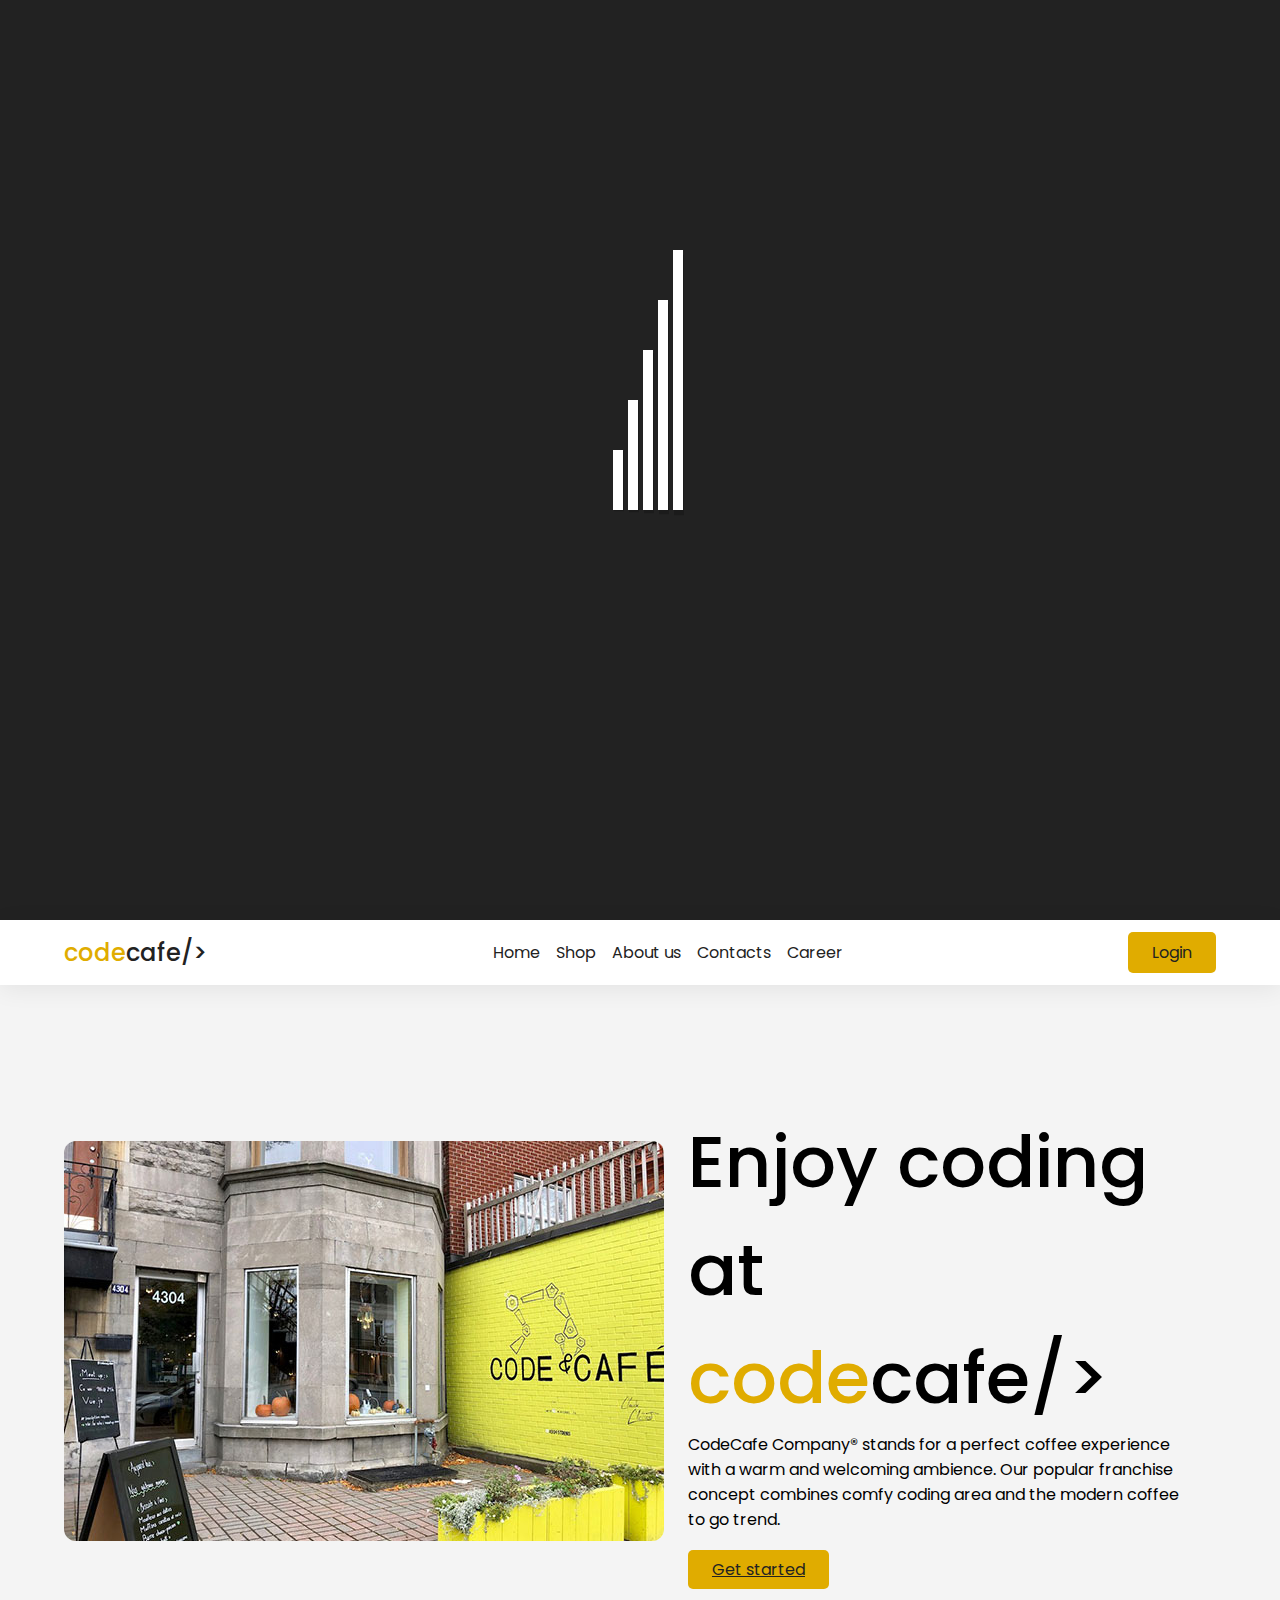
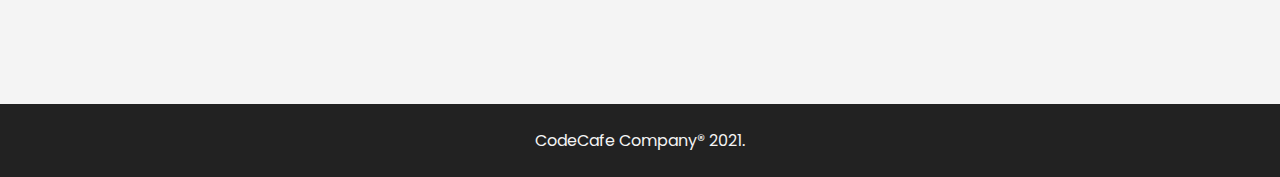
<file: index.html>
<!DOCTYPE html>
<html lang="en">
  <head>
    <meta charset="UTF-8" />
    <meta http-equiv="X-UA-Compatible" content="IE=edge" />
    <meta name="viewport" content="width=device-width, initial-scale=1.0" />
    <title>Codecafe.uz</title>
    <link rel="stylesheet" href="./css/main.css" />
  </head>
  <body>
    <div class="loader_func" id="loader">
      <div class="loader">
        <div class="loader__bar"></div>
        <div class="loader__bar"></div>
        <div class="loader__bar"></div>
        <div class="loader__bar"></div>
        <div class="loader__bar"></div>
        <div class="loader__ball"></div>
      </div>
    </div>
    <header>
      <nav>
        <div class="logo">
          <a href="#"> <span>code</span>cafe/></a>
        </div>
        <ul>
          <li><a href="/">Home</a></li>
          <li><a href="/shop.html">Shop</a></li>
          <li><a href="/about.html">About us</a></li>
          <li><a href="/contacts.html">Contacts</a></li>
          <li><a href="/Career.html">Career</a></li>
        </ul>
        <div class="login">
          <a href="login.html">
            <button class="main-btn">Login</button>
          </a>
        </div>
      </nav>
    </header>
    <section class="hero">
      <div class="left">
        <img src="./img/banner.jpg" alt="" />
      </div>
      <div class="right">
        <h1 class="logo">Enjoy coding at <span>code</span>cafe/></h1>
        <p>
          CodeCafe Company® stands for a perfect coffee experience with a warm
          and welcoming ambience. Our popular franchise concept combines comfy
          coding area and the modern coffee to go trend.
        </p>
        <br />
        <a href="/shop.html" class="main-btn">Get started</a>
      </div>
    </section>
    <footer>CodeCafe Company® 2021.</footer>
    <script src="./js/main.js"></script>
  </body>
</html>
</file>
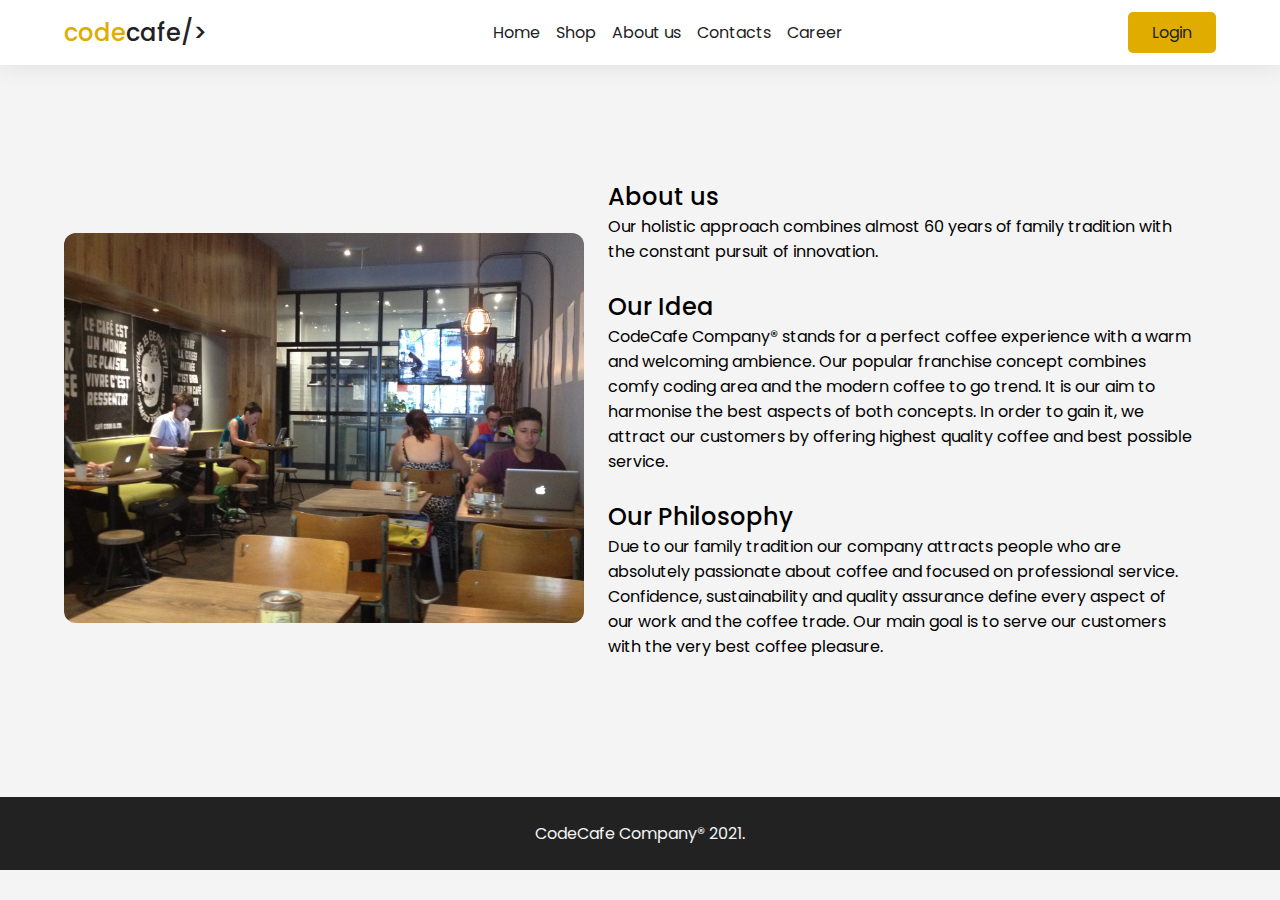
<file: about.html>
<!DOCTYPE html>
<html lang="en">
  <head>
    <meta charset="UTF-8" />
    <meta http-equiv="X-UA-Compatible" content="IE=edge" />
    <meta name="viewport" content="width=device-width, initial-scale=1.0" />
    <title>About</title>
    <link rel="stylesheet" href="./css/main.css" />
  </head>
  <body>
    <header>
      <nav>
        <div class="logo">
          <a href="#"> <span>code</span>cafe/></a>
        </div>
        <ul>
          <li><a href="/">Home</a></li>
          <li><a href="/shop.html">Shop</a></li>
          <li><a href="/about.html">About us</a></li>
          <li><a href="/contacts.html">Contacts</a></li>
          <li><a href="/Career.html">Career</a></li>
        </ul>
        <div class="login">
          <a href="login.html">
            <button class="main-btn">Login</button>
          </a>
        </div>
      </nav>
    </header>
    <section class="hero">
      <div class="left">
        <img src="./img/about.jpeg" width="520" alt="" />
      </div>
      <div class="right">
        <h3 class="logo">About us</h3>
        <p>
          Our holistic approach combines almost 60 years of family tradition
          with the constant pursuit of innovation.
          <br />
          <br />
          <h3 class="logo">Our Idea</h3>
          CodeCafe Company® stands for a perfect coffee experience with a warm
          and welcoming ambience. Our popular franchise concept combines comfy
          coding area and the modern coffee to go trend. It is our aim to
          harmonise the best aspects of both concepts. In order to gain it, we
          attract our customers by offering highest quality coffee and best
          possible service.
          <br />
          <br />
          <h3 class="logo">Our Philosophy</h3>
          Due to our family tradition our company attracts people who are
          absolutely passionate about coffee and focused on professional
          service. Confidence, sustainability and quality assurance define every
          aspect of our work and the coffee trade. Our main goal is to serve our
          customers with the very best coffee pleasure.
        </p>
        <br />
        <!-- <a href="/shop.html" class="main-btn">Get started</a> -->
      </div>
    </section>
    <footer>CodeCafe Company® 2021.</footer>
  </body>
</html>
</file>
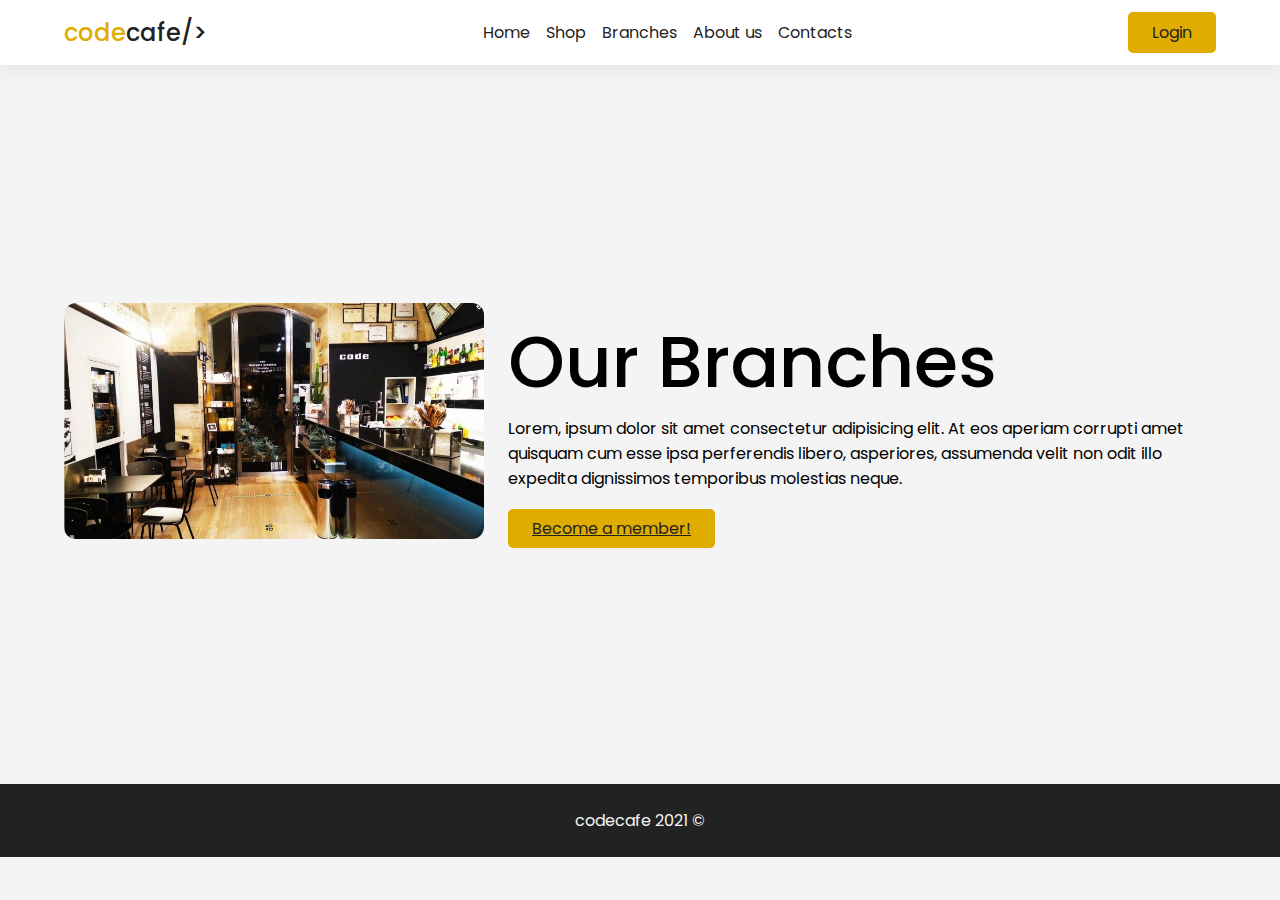
<file: branches.html>
<!DOCTYPE html>
<html lang="en">
  <head>
    <meta charset="UTF-8" />
    <meta http-equiv="X-UA-Compatible" content="IE=edge" />
    <meta name="viewport" content="width=device-width, initial-scale=1.0" />
    <title>Codecafe.uz</title>
    <link rel="stylesheet" href="./css/main.css" />
  </head>
  <body>
    <header>
      <nav>
        <div class="logo">
          <a href="#"> <span>code</span>cafe/></a>
        </div>
        <ul>
          <li><a href="/">Home</a></li>
          <li><a href="/shop.html">Shop</a></li>
          <li><a href="/branches.html">Branches</a></li>
          <li><a href="/about.html">About us</a></li>
          <li><a href="/contacts.html">Contacts</a></li>
        </ul>
        <div class="login">
          <button class="main-btn">Login</button>
        </div>
      </nav>
    </header>
    <section class="hero">
      <div class="left">
        <img src="./img/branches.jpeg" width="420" alt="" />
      </div>
      <div class="right">
        <h1 class="logo">Our Branches</h1>
        <p>
          Lorem, ipsum dolor sit amet consectetur adipisicing elit. At eos
          aperiam corrupti amet quisquam cum esse ipsa perferendis libero,
          asperiores, assumenda velit non odit illo expedita dignissimos
          temporibus molestias neque.
        </p>
        <br />
        <a href="/shop.html" class="main-btn">Become a member!</a>
      </div>
    </section>
    <footer>codecafe 2021 &copy;</footer>
  </body>
</html>
</file>
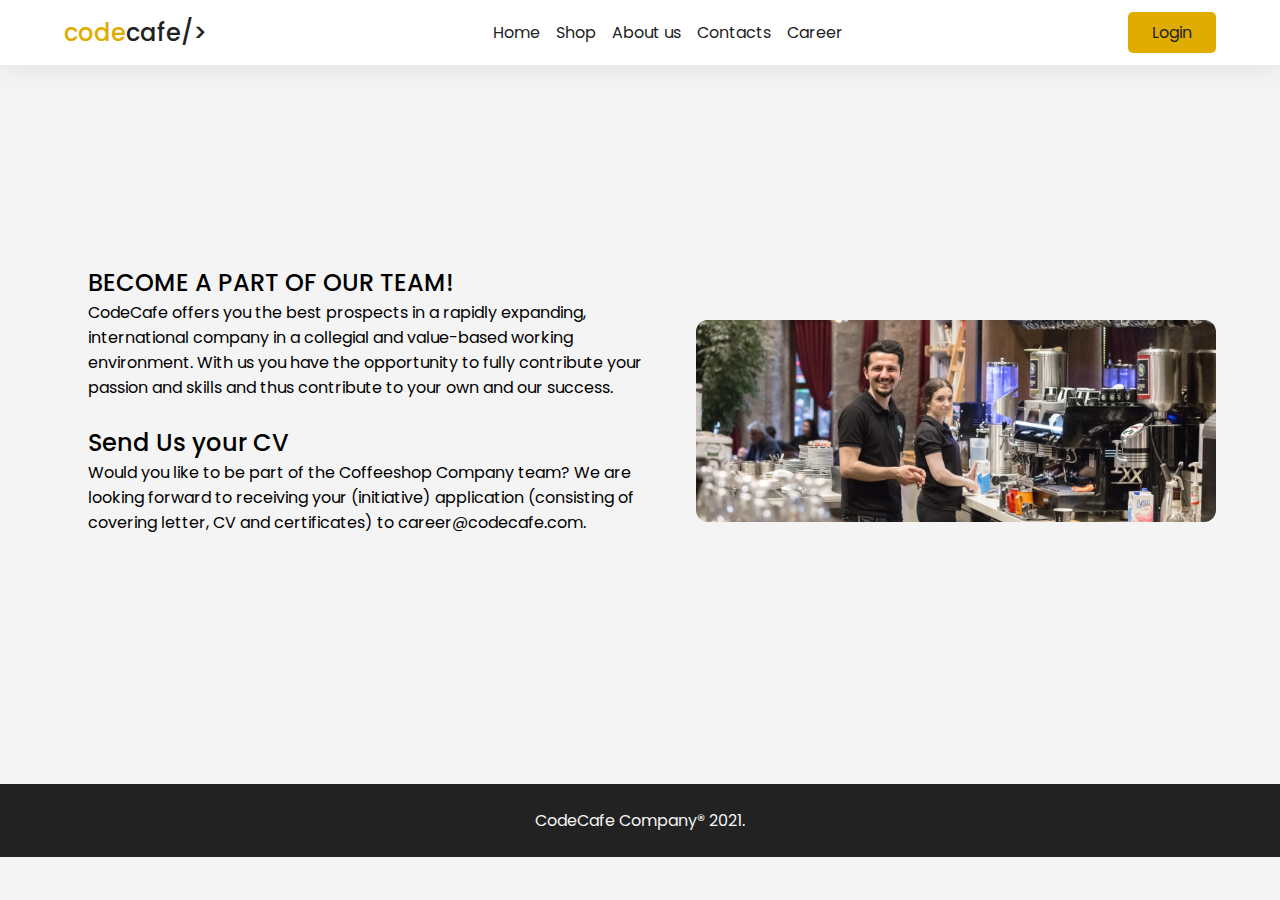
<file: career.html>
<!DOCTYPE html>
<html lang="en">
  <head>
    <meta charset="UTF-8" />
    <meta http-equiv="X-UA-Compatible" content="IE=edge" />
    <meta name="viewport" content="width=device-width, initial-scale=1.0" />
    <title>Career at CodeCafe</title>
    <link rel="stylesheet" href="./css/main.css" />
  </head>
  <body>
    <header>
      <nav>
        <div class="logo">
          <a href="#"> <span>code</span>cafe/></a>
        </div>
        <ul>
          <li><a href="/">Home</a></li>
          <li><a href="/shop.html">Shop</a></li>
          <li><a href="/about.html">About us</a></li>
          <li><a href="/contacts.html">Contacts</a></li>
          <li><a href="/Career.html">Career</a></li>
        </ul>
        <div class="login">
          <a href="login.html">
            <button class="main-btn">Login</button>
          </a>
        </div>
      </nav>
    </header> </header>
    <section class="hero">
      
      <div class="right">
        <h3 class="logo">BECOME A PART OF OUR TEAM!</h3>
        <p>
            CodeCafe offers you the best prospects in a rapidly expanding, international company in a collegial and value-based working environment. With us you have the opportunity to fully contribute your passion and skills and thus contribute to your own and our success.
          <br />
          <br />
          <h3 class="logo">Send Us your CV</h3>
          Would you like to be part of the Coffeeshop Company team?
          We are looking forward to receiving your (initiative) application (consisting of covering letter, CV and certificates) to career@codecafe.com.
          <br />
          <br />
        </p>
        <br />
      </div>
      <div class="left">
        <img src="./img/career.png" width="520" alt="" />
      </div>
    </section>
    <footer>CodeCafe Company® 2021.</footer>
  </body>
</html>
</file>
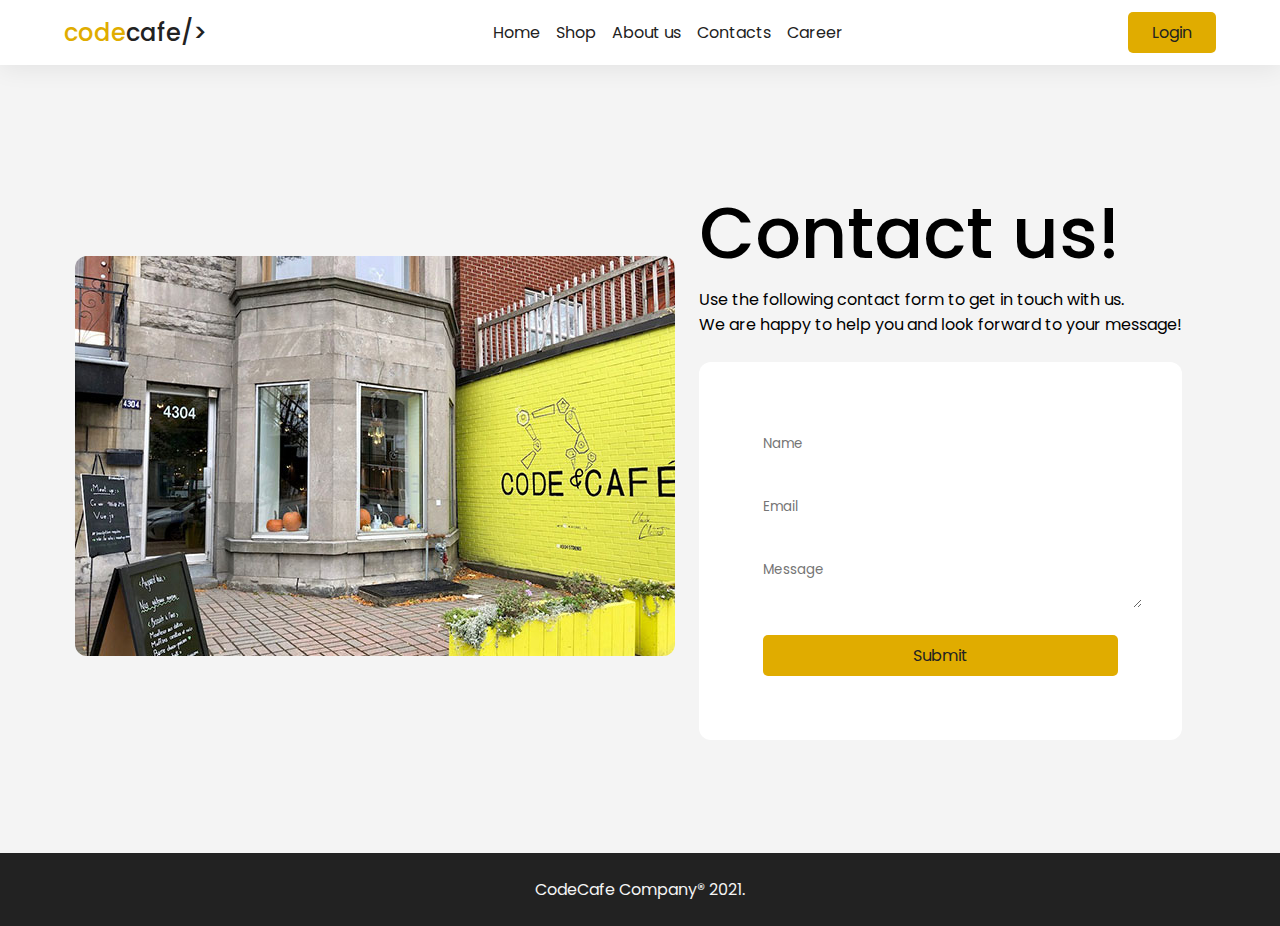
<file: contacts.html>
<!DOCTYPE html>
<html lang="en">
  <head>
    <meta charset="UTF-8" />
    <meta http-equiv="X-UA-Compatible" content="IE=edge" />
    <meta name="viewport" content="width=device-width, initial-scale=1.0" />
    <title>Contact Us</title>
    <link rel="stylesheet" href="./css/main.css" />
  </head>
  <body>
    <header>
      <nav>
        <div class="logo">
          <a href="#"> <span>code</span>cafe/></a>
        </div>
        <ul>
          <li><a href="/">Home</a></li>
          <li><a href="/shop.html">Shop</a></li>
          <li><a href="/about.html">About us</a></li>
          <li><a href="/contacts.html">Contacts</a></li>
          <li><a href="/Career.html">Career</a></li>
        </ul>
        <div class="login">
          <a href="login.html">
            <button class="main-btn">Login</button>
          </a>
        </div>
      </nav>
    </header>
    <section class="hero">
      <div class="left">
        <img src="./img/banner.jpg" alt="" />
      </div>
      <div class="right">
        <h1 class="logo">Contact us!</h1>
        <p>
          Use the following contact form to get in touch with us.<br />
          We are happy to help you and look forward to your message!
        </p>
        <br />
        <form action="#">
          <input type="text" name="name" id="name" placeholder="Name" /> <br />
          <input type="text" name="email" id="email" placeholder="Email" />
          <br />
          <textarea
            type="text"
            name="message"
            id="message"
            placeholder="Message"
          ></textarea>
          <br />
          <input type="submit" value="Submit" class="main-btn" />
        </form>
      </div>
    </section>
    <footer>CodeCafe Company® 2021.</footer>
  </body>
</html>
</file>
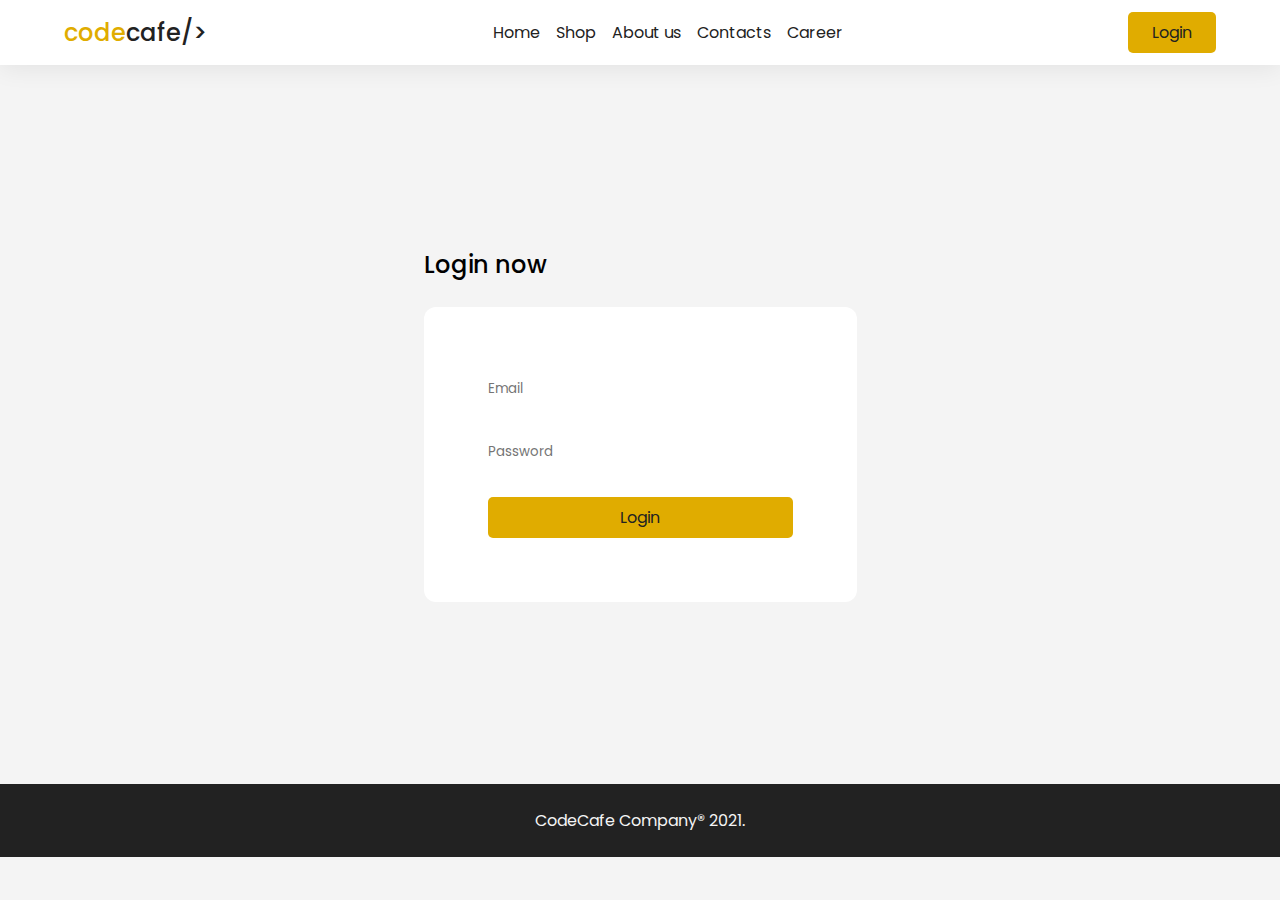
<file: login.html>
<!DOCTYPE html>
<html lang="en">
  <head>
    <meta charset="UTF-8" />
    <meta http-equiv="X-UA-Compatible" content="IE=edge" />
    <meta name="viewport" content="width=device-width, initial-scale=1.0" />
    <title>Contact Us</title>
    <link rel="stylesheet" href="./css/main.css" />
  </head>
  <body>
    <header>
      <nav>
        <div class="logo">
          <a href="#"> <span>code</span>cafe/></a>
        </div>
        <ul>
          <li><a href="/">Home</a></li>
          <li><a href="/shop.html">Shop</a></li>
          <li><a href="/about.html">About us</a></li>
          <li><a href="/contacts.html">Contacts</a></li>
          <li><a href="/Career.html">Career</a></li>
        </ul>
        <div class="login">
          <a href="login.html">
            <button class="main-btn">Login</button>
          </a>
        </div>
      </nav>
    </header>
    <section class="hero">
      <div class="right">
        <h2 class="logo">Login now</h2>
        <br />
        <form action="#">
          <input type="text" name="email" id="email" placeholder="Email" />
          <br />
          <input
            type="password"
            name="password"
            id="password"
            placeholder="Password"
          />
          <br />
          <input type="submit" value="Login" class="main-btn" />
        </form>
      </div>
    </section>
    <footer>CodeCafe Company® 2021.</footer>
  </body>
</html>
</file>
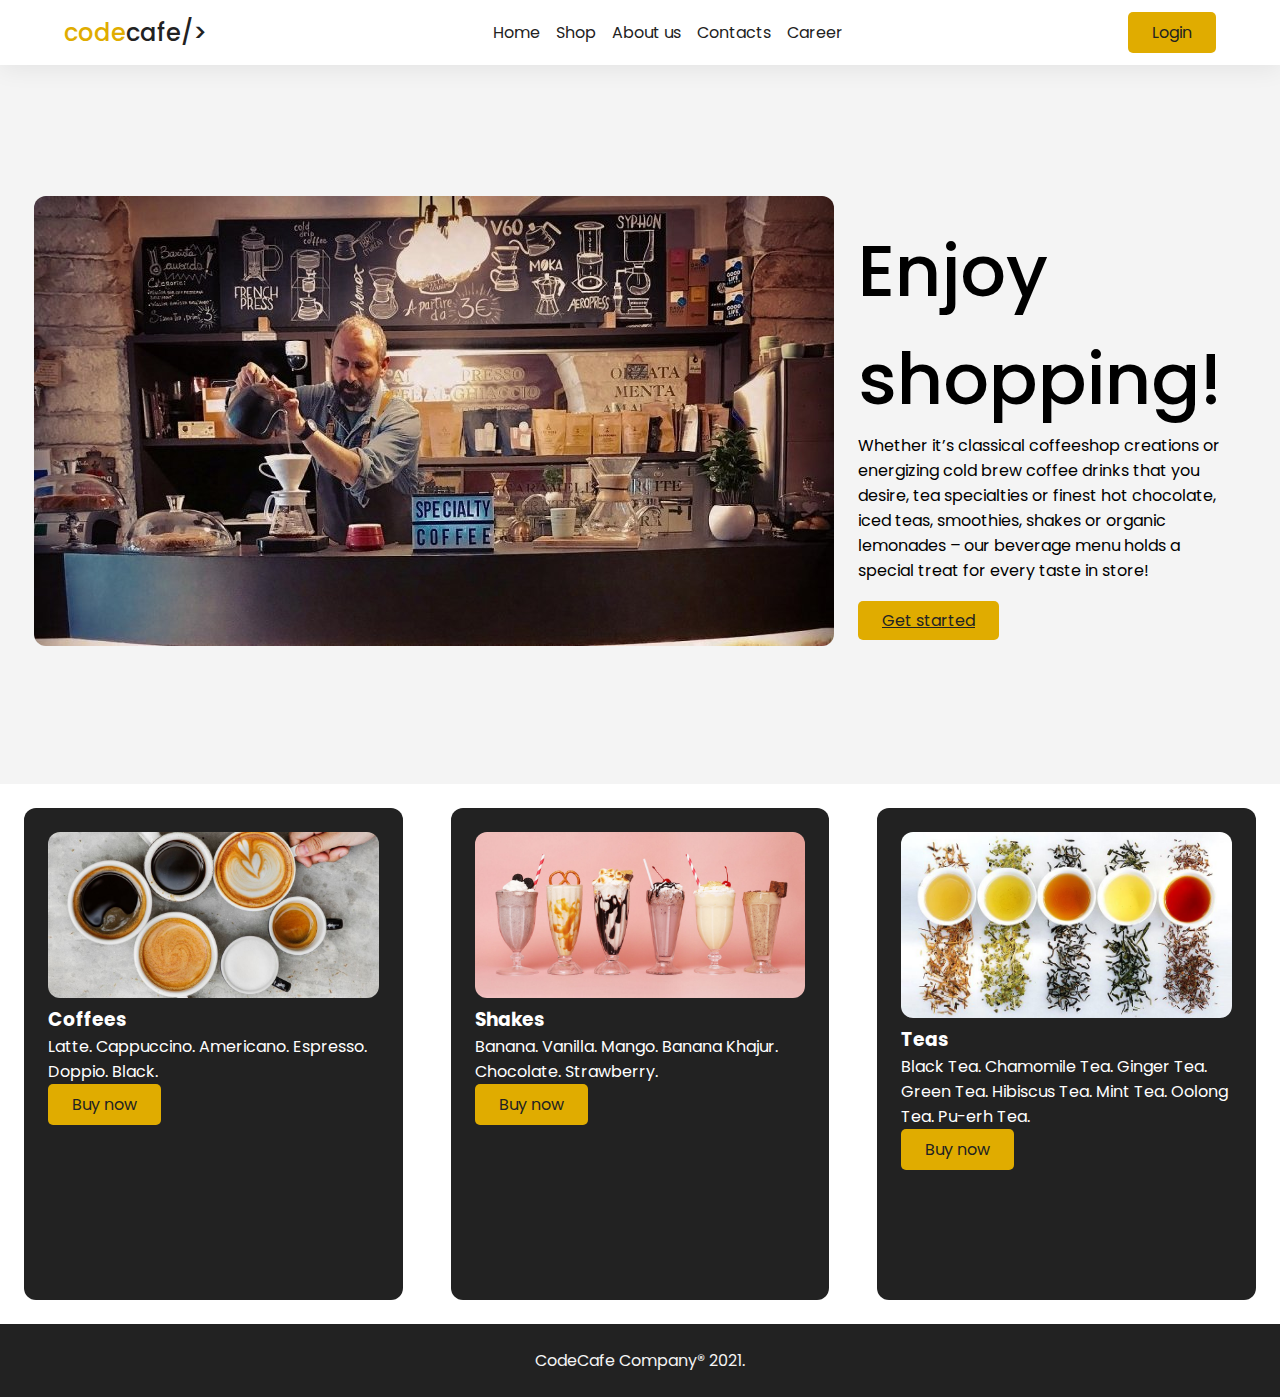
<file: shop.html>
<!DOCTYPE html>
<html lang="en">
  <head>
    <meta charset="UTF-8" />
    <meta http-equiv="X-UA-Compatible" content="IE=edge" />
    <meta name="viewport" content="width=device-width, initial-scale=1.0" />
    <title>Products</title>
    <link rel="stylesheet" href="./css/main.css" />
  </head>
  <body>
    <header>
      <nav>
        <div class="logo">
          <a href="#"> <span>code</span>cafe/></a>
        </div>
        <ul>
          <li><a href="/">Home</a></li>
          <li><a href="/shop.html">Shop</a></li>
          <li><a href="/about.html">About us</a></li>
          <li><a href="/contacts.html">Contacts</a></li>
          <li><a href="/Career.html">Career</a></li>
        </ul>
        <div class="login">
          <a href="login.html">
            <button class="main-btn">Login</button>
          </a>
        </div>
      </nav>
    </header>
    <section class="hero">
      <div class="left">
        <img src="./img/shop.jpeg" alt="" />
      </div>
      <div class="right">
        <h1 class="logo">Enjoy shopping!</h1>
        <p>
          Whether it’s classical coffeeshop creations or energizing cold brew
          coffee drinks that you desire, tea specialties or finest hot
          chocolate, iced teas, smoothies, shakes or organic lemonades – our
          beverage menu holds a special treat for every taste in store!
        </p>
        <br />
        <a href="/shop.html" class="main-btn">Get started</a>
      </div>
    </section>
    <section id="products">
      <div class="product">
        <img src="./img/coffees.jpg" alt="" />
        <h3>Coffees</h3>
        <p>
          Latte. Cappuccino. Americano. Espresso. Doppio. Black.
          <br />
        </p>
        <button class="main-btn">Buy now</button>
      </div>
      <div class="product">
        <img src="./img/shakers.jpg" alt="" />
        <h3>Shakes</h3>
        <p>Banana. Vanilla. Mango. Banana Khajur. Chocolate. Strawberry.</p>
        <button class="main-btn">Buy now</button>
      </div>
      <div class="product">
        <img src="./img/teas.jpg" alt="" />
        <h3>Teas</h3>
        <p>
          Black Tea. Chamomile Tea. Ginger Tea. Green Tea. Hibiscus Tea. Mint
          Tea. Oolong Tea. Pu-erh Tea.
          <br />
        </p>
        <button class="main-btn">Buy now</button>
      </div>
    </section>
    <footer>CodeCafe Company® 2021.</footer>
  </body>
</html>
</file>
<file: css/main.css>
@import url("https://fonts.googleapis.com/css2?family=Poppins:ital,wght@0,100;0,200;0,300;0,400;0,500;0,600;0,700;0,800;0,900;1,100;1,200;1,300;1,400;1,500;1,600;1,700;1,800;1,900&display=swap");
* {
  padding: 0;
  margin: 0;
  font-family: "Poppins", sans-serif;
}

body {
  background-color: #f4f4f4;
}

header {
  background-color: #fff;
  padding: 12px 64px;
  box-shadow: 0px 4px 24px rgba(0, 0, 0, 0.07);
}
nav {
  display: flex;
  align-items: center;
  justify-content: space-between;
}
nav ul {
  display: flex;
}
nav ul li {
  list-style: none;
  padding: 5px 8px;
}
nav a {
  text-decoration: none;
  color: #222;
}
nav a:hover {
  transition: 0.3s all;
  color: #e0ac00;
}
.logo {
  font-weight: 500;
  font-size: 24px;
}
.logo span {
  color: #e0ac00;
}
.main-btn {
  border: none;
  padding: 8px 24px;
  background-color: #e0ac00;
  border-radius: 5px;
  font-size: 16px;
  color: #222;
}
.main-btn:hover {
  transition: 0.3s all;
  background-color: #d4d4d4;
  border-radius: 0px;
}
section {
  min-height: 60vh;
}
section.hero {
  display: flex;
  padding: 7% 64px;
  align-items: center;
  justify-content: center;
}
.left img {
  border-radius: 12px;
}
.right {
  padding: 24px;
}
.right h1 {
  font-size: 72px;
}
footer {
  padding: 24px 64px;
  color: #f4f4f4;
  background: #222;
  text-align: center;
}
form {
  background-color: #fff;
  padding: 64px;
  border-radius: 12px;
  display: flex;
  justify-content: space-between;
  align-items: center;
  flex-direction: column;
}
input,
textarea {
  border: none;
  padding: 8px 24px;
  display: block;
  width: 100%;
  border-bottom: 2px solid transparent;
  outline: none;
}
input:hover,
textarea:hover,
input:focus,
textarea:focus {
  border-bottom: 2px solid #333;
  background: #f4f4f4;
}
section#products {
  background-color: #fff;
  display: flex;
}
section#products .product {
  width: 320px;
  min-height: 320px;
  padding: 24px;
  background-color: #222;
  color: #fff;
  flex: 1;
  margin: 24px;
  border-radius: 12px;
}
.product img {
  width: 100%;
  border-radius: 12px;
}
.loader_func {
  margin: 0;
  padding: 10px;

  width: 100%;
  height: 100%;
  overflow: hidden;
  display: flex;
  justify-content: center;
  align-items: center;
  min-height: 100vh;
  background-color: #222;
  overflow: hidden;
}

.loader {
  position: relative;
  width: 75px;
  height: 100px;
}

.loader__bar:nth-child(1) {
  left: 0px;
  transform: scale(1, 1.2);
  animation: barUp1 4s infinite;
}
.loader__bar:nth-child(2) {
  left: 15px;
  transform: scale(1, 2.2);
  animation: barUp2 4s infinite;
}
.loader__bar:nth-child(3) {
  left: 30px;
  transform: scale(1, 3.2);
  animation: barUp3 4s infinite;
}
.loader__bar:nth-child(4) {
  left: 45px;
  transform: scale(1, 4.2);
  animation: barUp4 4s infinite;
}
.loader__bar:nth-child(5) {
  left: 60px;
  transform: scale(1, 5.2);
  animation: barUp5 4s infinite;
}

.loader__bar {
  position: absolute;
  bottom: 0;
  width: 10px;
  height: 50%;
  background: #fff;
  transform-origin: center bottom;
  box-shadow: 1px 1px 0 rgba(0, 0, 0, 0.2);
}
.loader__ball {
  position: absolute;
  bottom: 10px;
  left: 0;
  width: 10px;
  height: 10px;
  background: #fff;
  border-radius: 50%;
  animation: ball 4s infinite;
}

@keyframes ball {
  0% {
    transform: translate(0, 0);
  }
  5% {
    transform: translate(8px, -14px);
  }
  10% {
    transform: translate(15px, -10px);
  }
  17% {
    transform: translate(23px, -24px);
  }
  20% {
    transform: translate(30px, -20px);
  }
  27% {
    transform: translate(38px, -34px);
  }
  30% {
    transform: translate(45px, -30px);
  }
  37% {
    transform: translate(53px, -44px);
  }
  40% {
    transform: translate(60px, -40px);
  }
  50% {
    transform: translate(60px, 0);
  }
  57% {
    transform: translate(53px, -14px);
  }
  60% {
    transform: translate(45px, -10px);
  }
  67% {
    transform: translate(37px, -24px);
  }
  70% {
    transform: translate(30px, -20px);
  }
  77% {
    transform: translate(22px, -34px);
  }
  80% {
    transform: translate(15px, -30px);
  }
  87% {
    transform: translate(7px, -44px);
  }
  90% {
    transform: translate(0, -40px);
  }
  100% {
    transform: translate(0, 0);
  }
}

@keyframes barUp1 {
  0% {
    transform: scale(1, 0.2);
  }
  40% {
    transform: scale(1, 0.2);
  }
  50% {
    transform: scale(1, 1);
  }
  90% {
    transform: scale(1, 1);
  }
  100% {
    transform: scale(1, 0.2);
  }
}
@keyframes barUp2 {
  0% {
    transform: scale(1, 0.4);
  }
  40% {
    transform: scale(1, 0.4);
  }
  50% {
    transform: scale(1, 0.8);
  }
  90% {
    transform: scale(1, 0.8);
  }
  100% {
    transform: scale(1, 0.4);
  }
}
@keyframes barUp3 {
  0% {
    transform: scale(1, 0.6);
  }
  100% {
    transform: scale(1, 0.6);
  }
}
@keyframes barUp4 {
  0% {
    transform: scale(1, 0.8);
  }
  40% {
    transform: scale(1, 0.8);
  }
  50% {
    transform: scale(1, 0.4);
  }
  90% {
    transform: scale(1, 0.4);
  }
  100% {
    transform: scale(1, 0.8);
  }
}
@keyframes barUp5 {
  0% {
    transform: scale(1, 1);
  }
  40% {
    transform: scale(1, 1);
  }
  50% {
    transform: scale(1, 0.2);
  }
  90% {
    transform: scale(1, 0.2);
  }
  100% {
    transform: scale(1, 1);
  }
}
</file>
